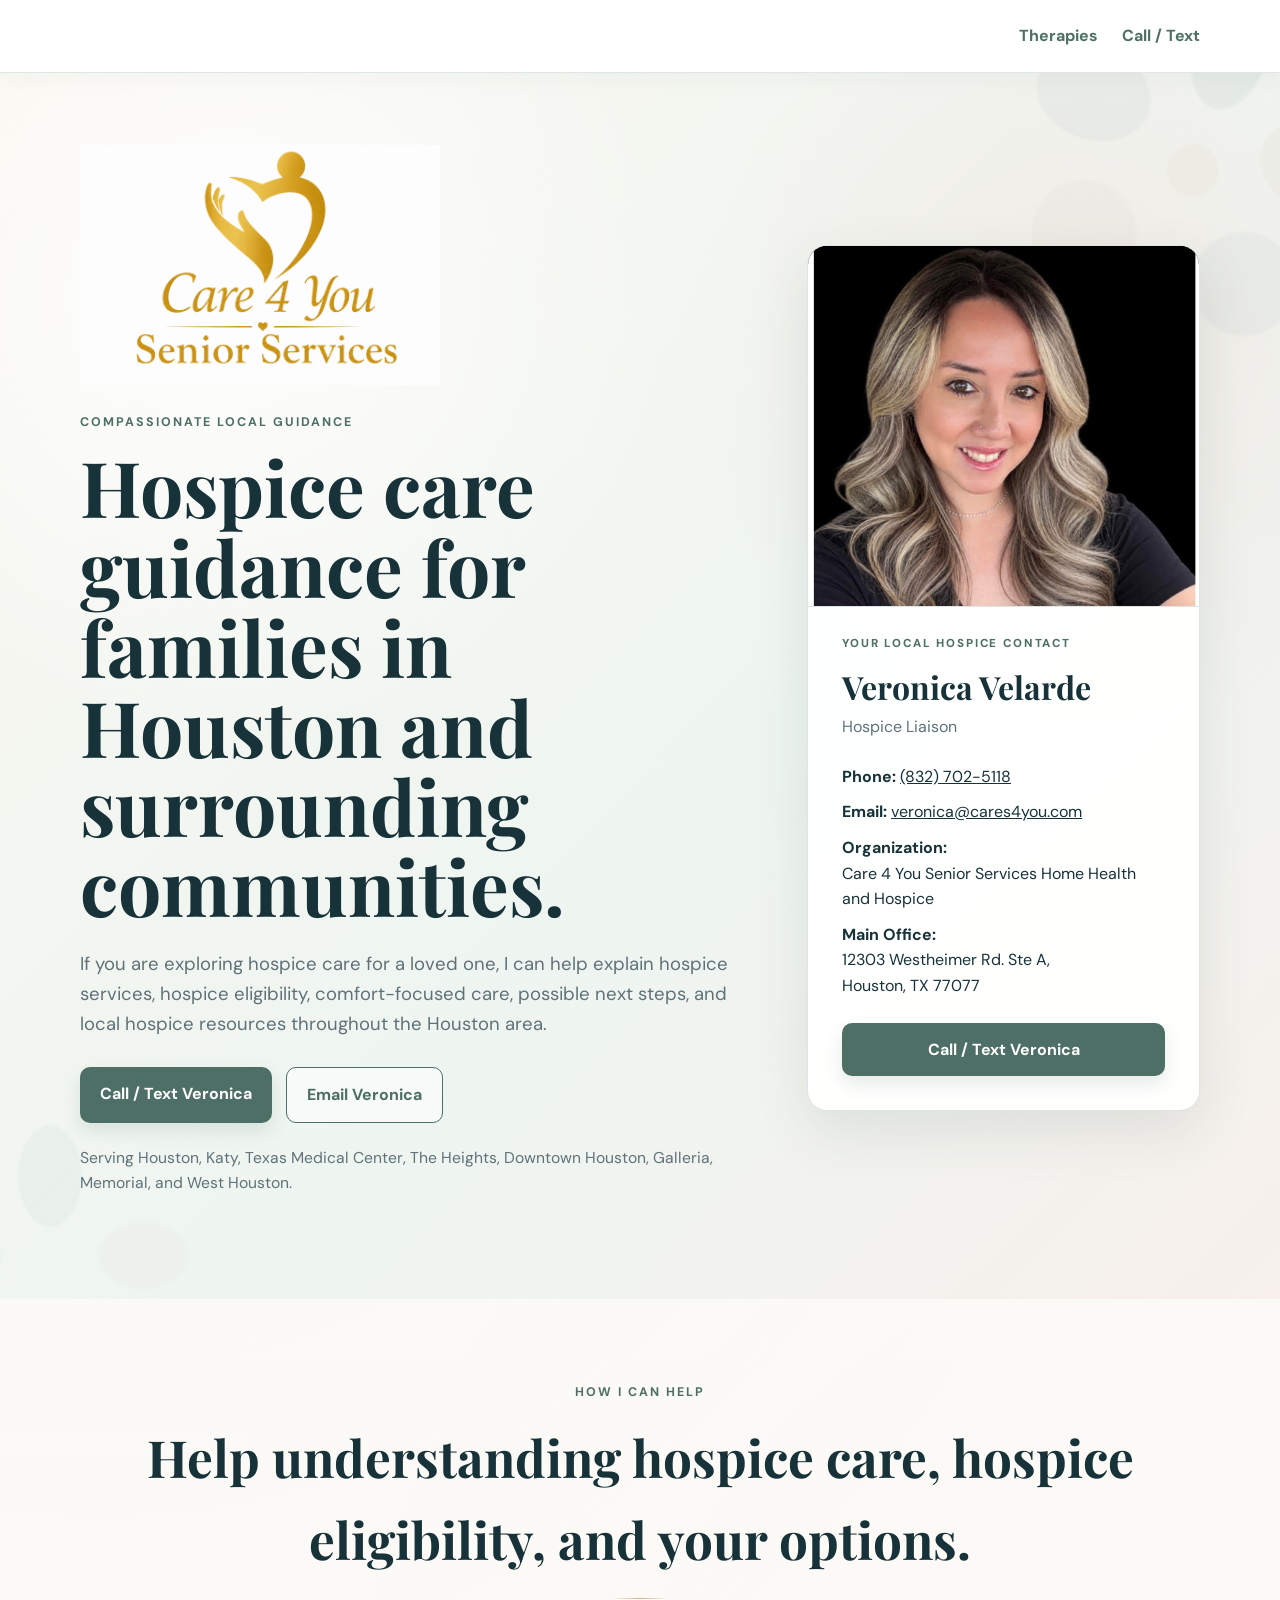
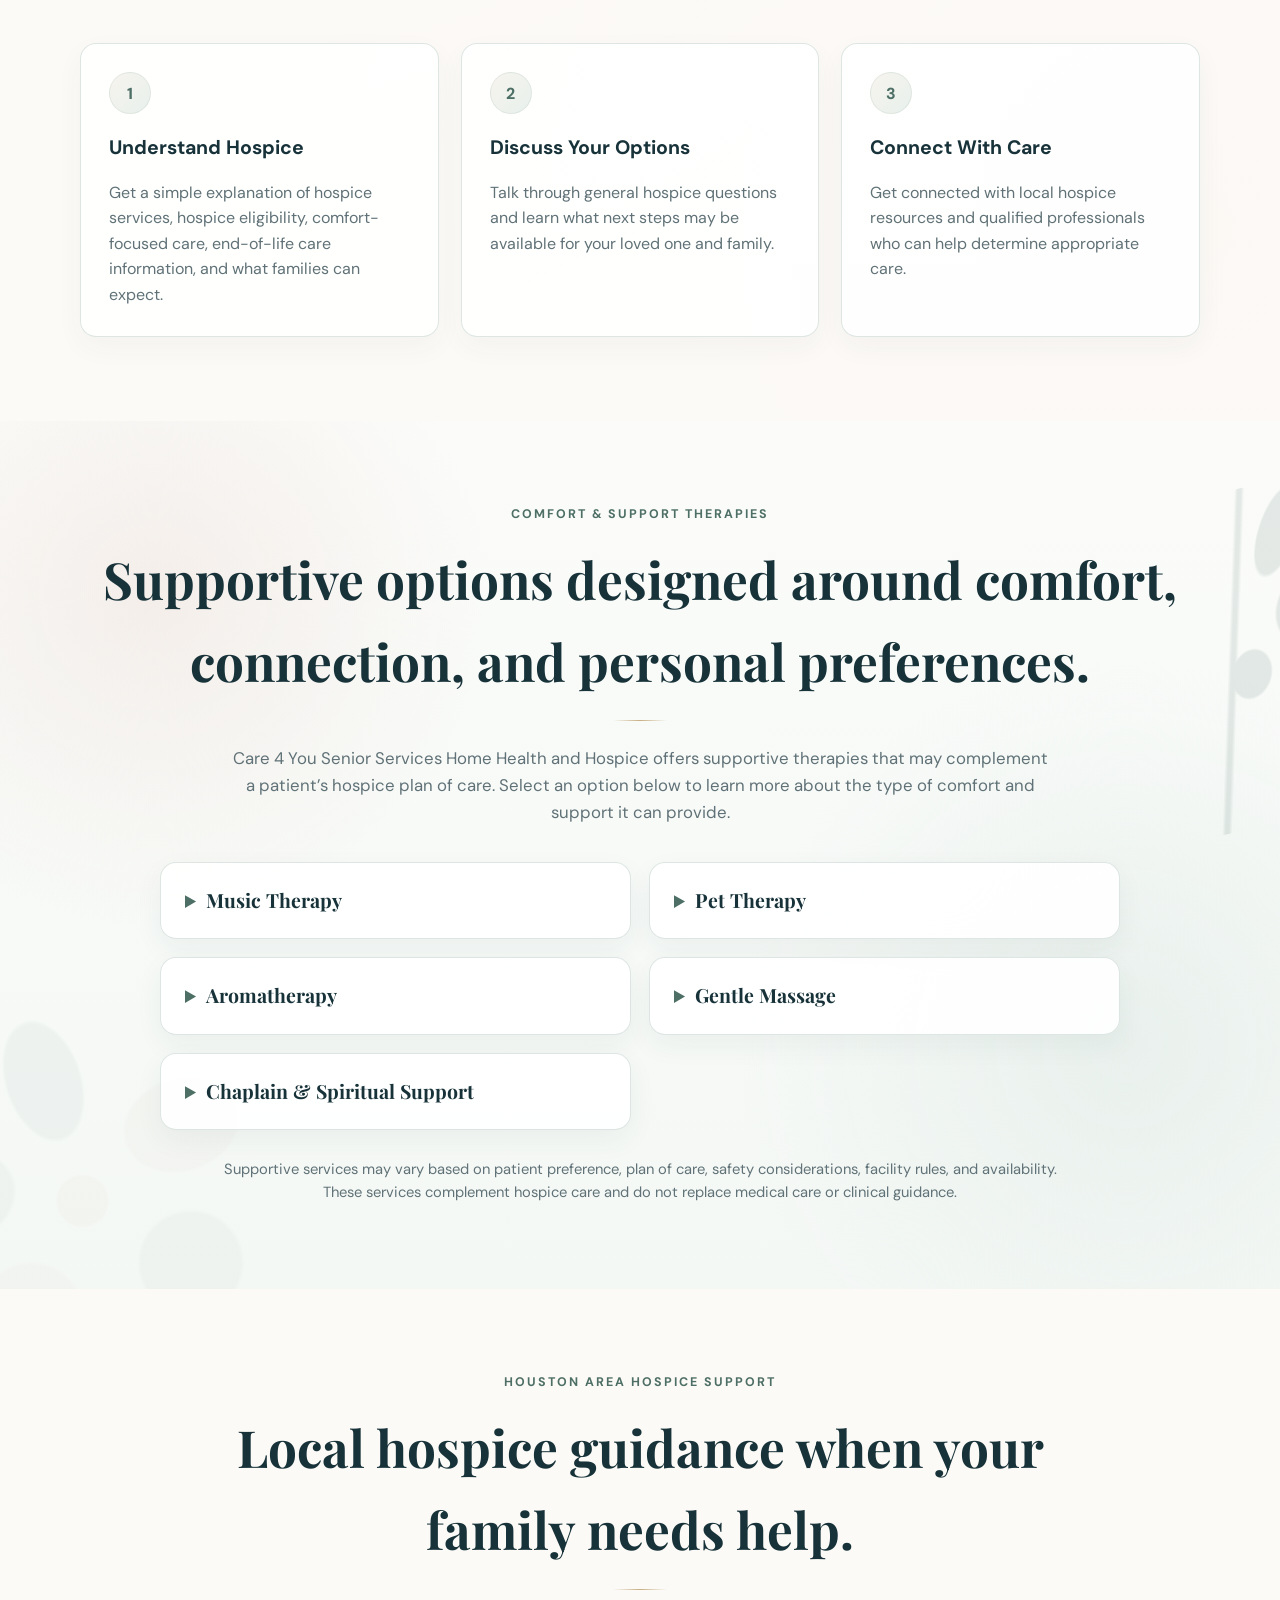
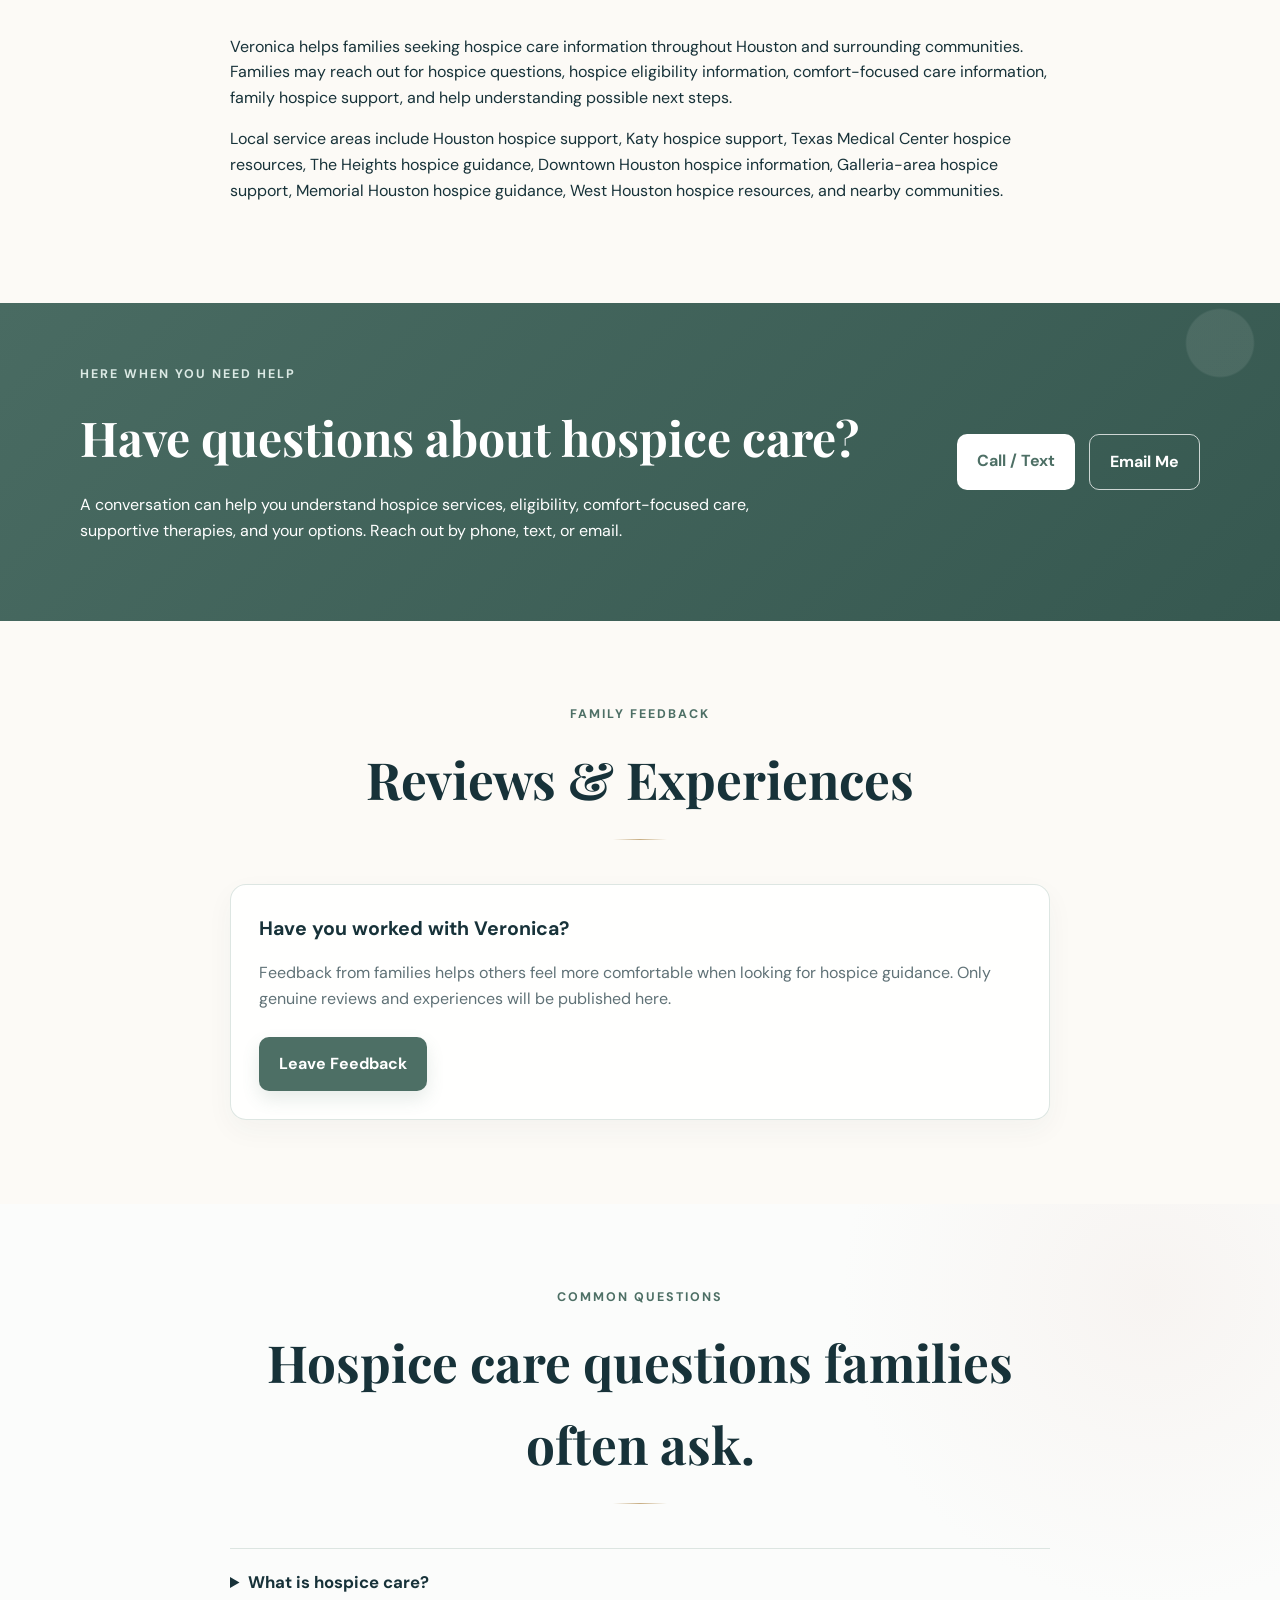
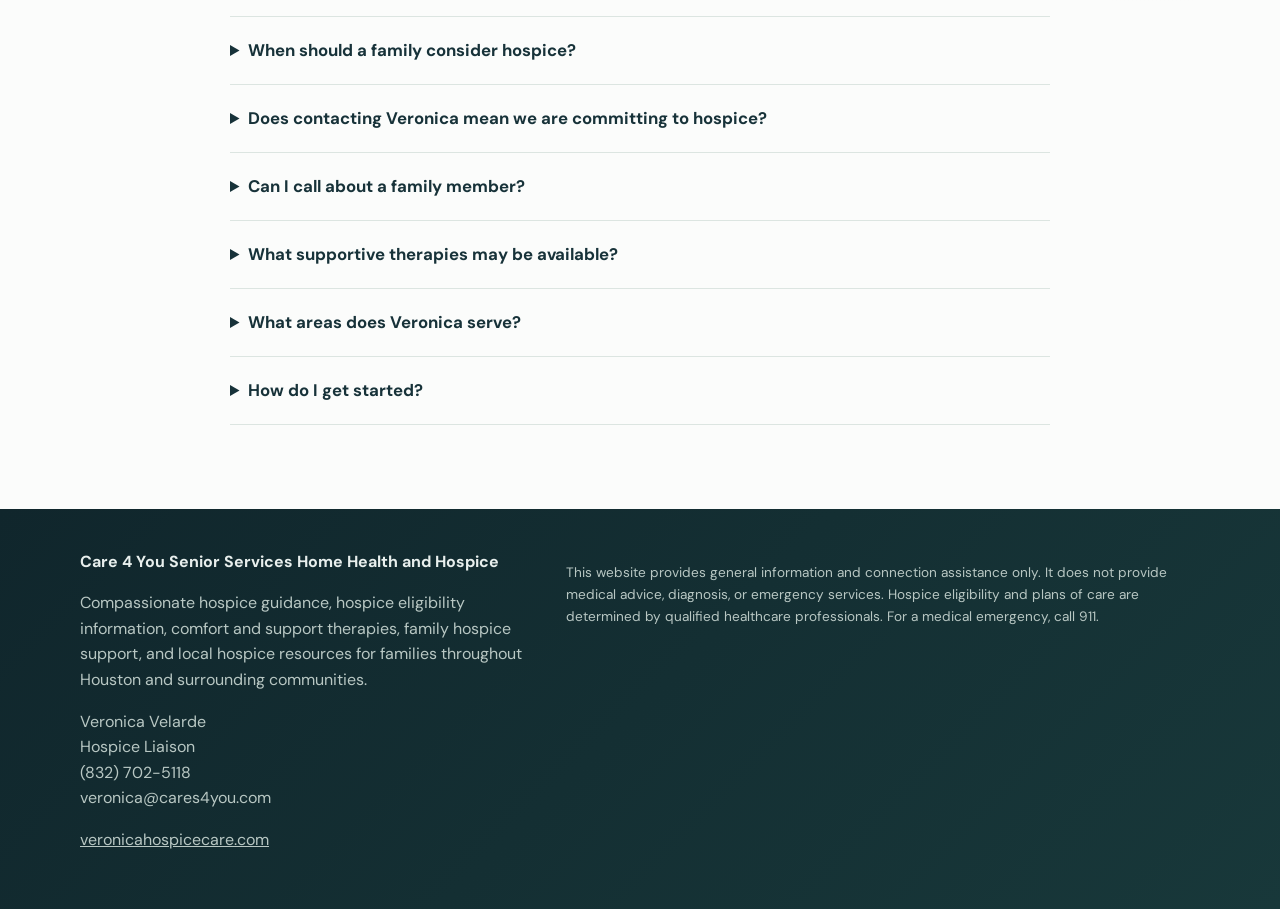
<file: index.html>
<!DOCTYPE html>
<html lang="en">
<head>

  <!-- Google Analytics -->
  <script async src="https://www.googletagmanager.com/gtag/js?id=G-F13SNYZXZ0"></script>
  <script>
    window.dataLayer = window.dataLayer || [];
    function gtag(){dataLayer.push(arguments);}
    gtag('js', new Date());
    gtag('config', 'G-F13SNYZXZ0');
  </script>

  <meta charset="UTF-8" />
  <meta name="viewport" content="width=device-width, initial-scale=1.0" />

  <title>Hospice Care Help in Houston & Katy | Veronica Velarde</title>

  <meta
    name="description"
    content="Contact Veronica Velarde, Hospice Liaison with Care 4 You Senior Services Home Health and Hospice. Helping families understand hospice care options, hospice eligibility, comfort-focused care, supportive therapies, spiritual support, and local hospice resources in Houston and Katy."
  />

  <meta
    name="keywords"
    content="hospice care Houston, hospice care Katy, Houston hospice, Katy hospice, hospice liaison Houston, hospice liaison Katy, hospice help Houston, hospice information Houston, hospice eligibility, hospice services, comfort-focused care, end-of-life care information, family hospice support, local hospice resources, hospice music therapy, hospice pet therapy, hospice aromatherapy, hospice gentle massage, hospice chaplain services, hospice spiritual support, Texas Medical Center hospice, The Heights hospice, Downtown Houston hospice, Galleria hospice, Memorial Houston hospice, West Houston hospice, Care 4 You Senior Services, Care 4 You Home Health and Hospice, Veronica Velarde hospice liaison"
  />

  <meta name="robots" content="index, follow" />

  <link
    rel="canonical"
    href="https://veronicahospicecare.com/"
  />

  <meta
    property="og:title"
    content="Hospice Care Help in Houston & Katy | Veronica Velarde"
  />

  <meta
    property="og:description"
    content="Compassionate hospice care guidance, hospice eligibility information, comfort and support therapies, and local hospice resources for families throughout Houston and Katy."
  />

  <meta
    property="og:url"
    content="https://veronicahospicecare.com/"
  />

  <meta property="og:type" content="website" />

  <link rel="preconnect" href="https://fonts.googleapis.com">
  <link rel="preconnect" href="https://fonts.gstatic.com" crossorigin>

  <link
    href="https://fonts.googleapis.com/css2?family=DM+Sans:wght@400;500;600;700&family=Playfair+Display:wght@600;700&display=swap"
    rel="stylesheet"
  />

  <link rel="stylesheet" href="styles.css" />

  <!-- Search Engine Structured Data -->
  <script type="application/ld+json">
  {
    "@context": "https://schema.org",
    "@graph": [
      {
        "@type": "WebPage",
        "name": "Hospice Care Help in Houston & Katy | Veronica Velarde",
        "url": "https://veronicahospicecare.com/",
        "description": "Local hospice care guidance, hospice eligibility information, comfort-focused care information, supportive therapies, spiritual support, and hospice resources for families in Houston, Katy, Texas Medical Center, The Heights, Downtown Houston, Galleria, Memorial, West Houston and nearby communities.",
        "keywords": [
          "hospice care Houston",
          "hospice care Katy",
          "Houston hospice",
          "Katy hospice",
          "hospice liaison Houston",
          "hospice eligibility",
          "hospice services",
          "comfort-focused care",
          "hospice music therapy",
          "hospice pet therapy",
          "hospice aromatherapy",
          "hospice gentle massage",
          "hospice chaplain services",
          "hospice spiritual support",
          "family hospice support",
          "local hospice resources",
          "Texas Medical Center hospice",
          "The Heights hospice",
          "Downtown Houston hospice",
          "Galleria hospice",
          "Memorial Houston hospice",
          "West Houston hospice"
        ]
      },
      {
        "@type": "Person",
        "name": "Veronica Velarde",
        "jobTitle": "Hospice Liaison",
        "url": "https://veronicahospicecare.com/",
        "telephone": "+1-832-702-5118",
        "email": "veronica@cares4you.com",
        "knowsAbout": [
          "Hospice care",
          "Hospice eligibility",
          "Hospice services",
          "Comfort-focused care",
          "Music therapy in hospice",
          "Pet therapy in hospice",
          "Aromatherapy in hospice",
          "Gentle comfort massage",
          "Chaplain and spiritual support",
          "End-of-life care information",
          "Family hospice support",
          "Local hospice resources"
        ],
        "worksFor": {
          "@type": "Organization",
          "name": "Care 4 You Senior Services Home Health and Hospice"
        },
        "areaServed": [
          "Houston, Texas",
          "Katy, Texas",
          "Texas Medical Center",
          "The Heights, Houston",
          "Downtown Houston",
          "Galleria, Houston",
          "Memorial, Houston",
          "West Houston"
        ]
      },
      {
        "@type": "MedicalBusiness",
        "name": "Care 4 You Senior Services Home Health and Hospice",
        "url": "https://veronicahospicecare.com/",
        "telephone": "+1-832-702-5118",
        "email": "veronica@cares4you.com",
        "description": "Hospice care guidance and connection assistance for families seeking hospice information, eligibility guidance, comfort-focused care, supportive therapies, spiritual support, and local hospice resources in the Houston area.",
        "serviceType": [
          "Hospice care guidance",
          "Hospice information",
          "Hospice eligibility guidance",
          "Family hospice support",
          "Music therapy",
          "Pet therapy",
          "Aromatherapy",
          "Gentle comfort massage",
          "Chaplain and spiritual support",
          "Local hospice resource connection"
        ],
        "address": {
          "@type": "PostalAddress",
          "streetAddress": "12303 Westheimer Rd. Ste A",
          "addressLocality": "Houston",
          "addressRegion": "TX",
          "postalCode": "77077",
          "addressCountry": "US"
        },
        "areaServed": [
          "Houston",
          "Katy",
          "Texas Medical Center",
          "The Heights",
          "Downtown Houston",
          "Galleria",
          "Memorial",
          "West Houston"
        ]
      }
    ]
  }
  </script>

</head>

<body>

  <header class="topbar">
    <div class="container nav">
      <div class="brand"></div>

      <div class="nav-links">
        <a class="nav-link" href="#therapies">Therapies</a>
        <a
          class="nav-call"
          href="tel:+18327025118"
          onclick="gtag('event','phone_click',{'event_category':'contact'});"
        >
          Call / Text
        </a>
      </div>
    </div>
  </header>

  <main>

    <!-- HERO -->
    <section class="hero">
      <div class="container hero-grid">

        <div>

          <img
            class="hero-logo"
            src="ChatGPT%20Image%20Sep%201%2C%202026%2C%2009_14_58%20PM.png"
            alt="Care 4 You Senior Services Home Health and Hospice"
          >

          <p class="eyebrow">COMPASSIONATE LOCAL GUIDANCE</p>

          <h1>
            Hospice care guidance for families in Houston and surrounding communities.
          </h1>

          <p class="hero-copy">
            If you are exploring hospice care for a loved one, I can help explain
            hospice services, hospice eligibility, comfort-focused care, possible
            next steps, and local hospice resources throughout the Houston area.
          </p>

          <div class="hero-actions">

            <a
              class="btn btn-primary"
              href="tel:+18327025118"
              onclick="gtag('event','phone_click',{'event_category':'contact','event_label':'hero'});"
            >
              Call / Text Veronica
            </a>

            <a
              class="btn btn-secondary"
              href="mailto:veronica@cares4you.com"
              onclick="gtag('event','email_click',{'event_category':'contact','event_label':'hero'});"
            >
              Email Veronica
            </a>

          </div>

          <p class="service-area">
            Serving Houston, Katy, Texas Medical Center, The Heights,
            Downtown Houston, Galleria, Memorial, and West Houston.
          </p>

        </div>


        <!-- CONTACT CARD -->
        <div class="contact-card profile-card">

          <div class="photo-wrap">
            <img
              class="profile-photo"
              src="veronica-velarde.png"
              alt="Veronica Velarde, Hospice Liaison serving Houston and Katy Texas"
            />
          </div>

          <div class="profile-content">

            <p class="small-label">YOUR LOCAL HOSPICE CONTACT</p>

            <h2>Veronica Velarde</h2>

            <p class="role">
              Hospice Liaison
            </p>

            <div class="contact-lines">

              <p>
                <strong>Phone:</strong>
                <a
                  href="tel:+18327025118"
                  onclick="gtag('event','phone_click',{'event_category':'contact','event_label':'contact_card'});"
                >
                  (832) 702-5118
                </a>
              </p>

              <p>
                <strong>Email:</strong>
                <a
                  href="mailto:veronica@cares4you.com"
                  onclick="gtag('event','email_click',{'event_category':'contact','event_label':'contact_card'});"
                >
                  veronica@cares4you.com
                </a>
              </p>

              <p>
                <strong>Organization:</strong><br>
                Care 4 You Senior Services Home Health and Hospice
              </p>

              <p>
                <strong>Main Office:</strong><br>
                12303 Westheimer Rd. Ste A,<br>
                Houston, TX 77077
              </p>

            </div>

            <a
              class="btn btn-primary full"
              href="tel:+18327025118"
              onclick="gtag('event','phone_click',{'event_category':'contact','event_label':'profile_button'});"
            >
              Call / Text Veronica
            </a>

          </div>

        </div>

      </div>
    </section>


    <!-- SERVICES -->
    <section class="section">

      <div class="container">

        <p class="eyebrow center">HOW I CAN HELP</p>

        <h2 class="section-title">
          Help understanding hospice care, hospice eligibility, and your options.
        </h2>

        <div class="cards">

          <article class="info-card">

            <div class="icon">1</div>

            <h3>Understand Hospice</h3>

            <p>
              Get a simple explanation of hospice services, hospice eligibility,
              comfort-focused care, end-of-life care information, and what families can expect.
            </p>

          </article>


          <article class="info-card">

            <div class="icon">2</div>

            <h3>Discuss Your Options</h3>

            <p>
              Talk through general hospice questions and learn what next steps may
              be available for your loved one and family.
            </p>

          </article>


          <article class="info-card">

            <div class="icon">3</div>

            <h3>Connect With Care</h3>

            <p>
              Get connected with local hospice resources and qualified professionals
              who can help determine appropriate care.
            </p>

          </article>

        </div>

      </div>
    </section>


    <!-- COMFORT & SUPPORT THERAPIES -->
    <section class="section therapy-section" id="therapies">
      <div class="container">

        <p class="eyebrow center">COMFORT & SUPPORT THERAPIES</p>

        <h2 class="section-title">
          Supportive options designed around comfort, connection, and personal preferences.
        </h2>

        <p class="section-intro">
          Care 4 You Senior Services Home Health and Hospice offers supportive therapies
          that may complement a patient’s hospice plan of care. Select an option below
          to learn more about the type of comfort and support it can provide.
        </p>

        <div class="therapy-grid">

          <details class="therapy-card">
            <summary>Music Therapy</summary>
            <p>
              Music-based support may use familiar songs, listening, singing, or other
              appropriate musical experiences to encourage relaxation, connection,
              expression, and meaningful moments for patients and families.
            </p>
          </details>

          <details class="therapy-card">
            <summary>Pet Therapy</summary>
            <p>
              Animal-assisted visits may offer companionship, gentle interaction, and
              comforting moments for patients who enjoy animals, when appropriate for
              the patient, care setting, and plan of care.
            </p>
          </details>

          <details class="therapy-card">
            <summary>Aromatherapy</summary>
            <p>
              When appropriate, approved gentle scents may be used to help create a
              calm and comforting environment. Aromatherapy is considered only when
              suitable for the patient’s preferences, sensitivities, and care plan.
            </p>
          </details>

          <details class="therapy-card">
            <summary>Gentle Massage</summary>
            <p>
              Light, comfort-focused massage or gentle touch may be offered to promote
              relaxation and comfort when permitted by the patient’s condition, care
              plan, preferences, and care setting.
            </p>
          </details>

          <details class="therapy-card">
            <summary>Chaplain & Spiritual Support</summary>
            <p>
              Chaplain and spiritual support can provide a respectful space for prayer,
              reflection, conversation, emotional support, or faith-based guidance in
              keeping with the patient’s beliefs and wishes, when requested or permitted.
            </p>
          </details>

        </div>

        <p class="therapy-note">
          Supportive services may vary based on patient preference, plan of care,
          safety considerations, facility rules, and availability. These services
          complement hospice care and do not replace medical care or clinical guidance.
        </p>

      </div>
    </section>


    <!-- LOCAL SERVICE AREA -->
    <section class="section faq-section">

      <div class="container narrow">

        <p class="eyebrow center">HOUSTON AREA HOSPICE SUPPORT</p>

        <h2 class="section-title">
          Local hospice guidance when your family needs help.
        </h2>

        <p>
          Veronica helps families seeking hospice care information throughout Houston
          and surrounding communities. Families may reach out for hospice questions,
          hospice eligibility information, comfort-focused care information, family
          hospice support, and help understanding possible next steps.
        </p>

        <p>
          Local service areas include Houston hospice support, Katy hospice support,
          Texas Medical Center hospice resources, The Heights hospice guidance,
          Downtown Houston hospice information, Galleria-area hospice support,
          Memorial Houston hospice guidance, West Houston hospice resources, and
          nearby communities.
        </p>

      </div>

    </section>


    <!-- CALL TO ACTION -->
    <section class="cta">

      <div class="container cta-inner">

        <div>

          <p class="eyebrow light">HERE WHEN YOU NEED HELP</p>

          <h2>
            Have questions about hospice care?
          </h2>

          <p>
            A conversation can help you understand hospice services, eligibility,
            comfort-focused care, supportive therapies, and your options. Reach out
            by phone, text, or email.
          </p>

        </div>


        <div class="cta-actions">

          <a
            class="btn btn-light"
            href="tel:+18327025118"
            onclick="gtag('event','phone_click',{'event_category':'contact','event_label':'cta'});"
          >
            Call / Text
          </a>

          <a
            class="btn btn-outline-light"
            href="mailto:veronica@cares4you.com"
            onclick="gtag('event','email_click',{'event_category':'contact','event_label':'cta'});"
          >
            Email Me
          </a>

        </div>

      </div>

    </section>


    <!-- REVIEWS -->
    <section class="section">

      <div class="container narrow">

        <p class="eyebrow center">FAMILY FEEDBACK</p>

        <h2 class="section-title">
          Reviews & Experiences
        </h2>

        <div class="info-card">

          <h3>Have you worked with Veronica?</h3>

          <p>
            Feedback from families helps others feel more comfortable
            when looking for hospice guidance. Only genuine reviews
            and experiences will be published here.
          </p>

          <br>

          <a
            class="btn btn-primary"
            href="mailto:veronica@cares4you.com?subject=Website%20Review%20or%20Feedback"
            onclick="gtag('event','review_click',{'event_category':'engagement'});"
          >
            Leave Feedback
          </a>

        </div>

      </div>

    </section>


    <!-- FAQ -->
    <section class="section faq-section">

      <div class="container narrow">

        <p class="eyebrow center">COMMON QUESTIONS</p>

        <h2 class="section-title">
          Hospice care questions families often ask.
        </h2>


        <details>

          <summary>
            What is hospice care?
          </summary>

          <p>
            Hospice focuses on comfort, quality of life, and support for people
            with serious illness and their families.
          </p>

        </details>


        <details>

          <summary>
            When should a family consider hospice?
          </summary>

          <p>
            Families often begin asking about hospice when a serious illness
            is progressing and the focus of care may be shifting toward
            comfort and quality of life. A qualified hospice team determines
            hospice eligibility.
          </p>

        </details>


        <details>

          <summary>
            Does contacting Veronica mean we are committing to hospice?
          </summary>

          <p>
            No. Reaching out is simply a way to ask hospice questions and understand
            available options. A qualified hospice team determines eligibility
            and develops any plan of care.
          </p>

        </details>


        <details>

          <summary>
            Can I call about a family member?
          </summary>

          <p>
            Yes. You can reach out with general hospice questions. Please avoid sending
            sensitive medical information through regular email or text unless
            you have been directed to a secure method.
          </p>

        </details>


        <details>

          <summary>
            What supportive therapies may be available?
          </summary>

          <p>
            Depending on the patient’s preferences, plan of care, safety considerations,
            facility rules, and availability, supportive options may include music therapy,
            pet therapy, aromatherapy, gentle massage, and chaplain or spiritual support.
          </p>

        </details>


        <details>

          <summary>
            What areas does Veronica serve?
          </summary>

          <p>
            Veronica works with families throughout Houston, Katy,
            Texas Medical Center, The Heights, Downtown Houston,
            Galleria, Memorial, West Houston, and surrounding areas.
          </p>

        </details>


        <details>

          <summary>
            How do I get started?
          </summary>

          <p>
            Call or text Veronica at (832) 702-5118 or email
            veronica@cares4you.com to ask general hospice questions and learn
            about possible next steps and local hospice resources.
          </p>

        </details>

      </div>

    </section>

  </main>


  <!-- FOOTER -->
  <footer>

    <div class="container footer-inner">

      <div>

        <strong>
          Care 4 You Senior Services Home Health and Hospice
        </strong>

        <p>
          Compassionate hospice guidance, hospice eligibility information,
          comfort and support therapies, family hospice support, and local
          hospice resources for families throughout Houston and surrounding communities.
        </p>

        <p>
          Veronica Velarde<br>
          Hospice Liaison<br>
          (832) 702-5118<br>
          veronica@cares4you.com
        </p>

        <p>
          <a href="https://veronicahospicecare.com/">
            veronicahospicecare.com
          </a>
        </p>

      </div>


      <p class="disclaimer">

        This website provides general information and connection assistance
        only. It does not provide medical advice, diagnosis, or emergency
        services. Hospice eligibility and plans of care are determined by
        qualified healthcare professionals. For a medical emergency, call 911.

      </p>

    </div>

  </footer>

</body>
</html>
</file>
<file: styles.css>
* {
  box-sizing: border-box;
}

html {
  scroll-behavior: smooth;
}

:root {
  --ink: #173239;
  --muted: #607277;
  --cream: #f7f4ee;
  --ivory: #fcfaf6;
  --sage: #6f8f83;
  --sage-dark: #4d6f65;
  --sage-soft: #e8f0ec;
  --blush: #f1e7e2;
  --champagne: #c8ae83;
  --white: #ffffff;
  --line: #dce5e1;
}

body {
  margin: 0;
  font-family: "DM Sans", Arial, sans-serif;
  color: var(--ink);
  background:
    radial-gradient(circle at 8% 14%, rgba(111, 143, 131, .055), transparent 24%),
    radial-gradient(circle at 92% 32%, rgba(199, 174, 150, .06), transparent 22%),
    linear-gradient(180deg, #fff 0%, var(--ivory) 100%);
  line-height: 1.6;
}

a {
  color: inherit;
}

.container {
  width: min(1120px, calc(100% - 40px));
  margin: 0 auto;
}

.narrow {
  max-width: 820px;
}

.topbar {
  background: rgba(255, 255, 255, .92);
  backdrop-filter: blur(10px);
  border-bottom: 1px solid rgba(220, 229, 225, .9);
  position: sticky;
  top: 0;
  z-index: 10;
  box-shadow: 0 6px 24px rgba(23, 50, 57, .035);
}

.nav {
  min-height: 72px;
  display: flex;
  align-items: center;
  justify-content: space-between;
}

.brand {
  min-width: 1px;
}

.nav-links {
  display: flex;
  align-items: center;
  gap: 24px;
}

.nav-link,
.nav-call {
  text-decoration: none;
  font-weight: 700;
  color: var(--sage-dark);
}

.nav-link:hover,
.nav-call:hover {
  text-decoration: underline;
  text-underline-offset: 4px;
}

.hero {
  position: relative;
  overflow: hidden;
  background:
    radial-gradient(circle at 18% 18%, rgba(255,255,255,.88), transparent 31%),
    radial-gradient(circle at 85% 22%, rgba(241,231,226,.72), transparent 28%),
    linear-gradient(135deg, #faf7f0 0%, #eef5f1 58%, #f7f0ec 100%);
  padding: 72px 0 88px;
}

/* Subtle botanical forms: decorative only, intentionally low contrast. */
.hero::before,
.therapy-section::before {
  content: "";
  position: absolute;
  width: 420px;
  height: 420px;
  border-radius: 50%;
  pointer-events: none;
  opacity: .46;
  background:
    radial-gradient(ellipse at 50% 18%, rgba(111,143,131,.18) 0 12%, transparent 13%),
    radial-gradient(ellipse at 78% 38%, rgba(196,168,153,.16) 0 12%, transparent 13%),
    radial-gradient(ellipse at 70% 70%, rgba(111,143,131,.13) 0 12%, transparent 13%),
    radial-gradient(ellipse at 30% 70%, rgba(196,168,153,.14) 0 12%, transparent 13%),
    radial-gradient(ellipse at 22% 38%, rgba(111,143,131,.16) 0 12%, transparent 13%),
    radial-gradient(circle at 50% 48%, rgba(200,174,131,.16) 0 8%, transparent 9%);
}

.hero::before {
  right: -120px;
  top: -105px;
  transform: rotate(18deg);
}

.hero::after {
  content: "";
  position: absolute;
  left: -130px;
  bottom: -165px;
  width: 360px;
  height: 360px;
  border-radius: 50%;
  pointer-events: none;
  opacity: .34;
  background:
    radial-gradient(ellipse at 50% 20%, rgba(111,143,131,.15) 0 12%, transparent 13%),
    radial-gradient(ellipse at 76% 42%, rgba(196,168,153,.13) 0 11%, transparent 12%),
    radial-gradient(ellipse at 66% 70%, rgba(111,143,131,.12) 0 11%, transparent 12%),
    radial-gradient(ellipse at 34% 70%, rgba(196,168,153,.12) 0 11%, transparent 12%),
    radial-gradient(ellipse at 24% 42%, rgba(111,143,131,.14) 0 11%, transparent 12%);
}

.hero-grid {
  position: relative;
  z-index: 1;
  display: grid;
  grid-template-columns: 1.35fr .8fr;
  gap: 64px;
  align-items: center;
}

/* Large Care 4 You logo above the hero heading */
.hero-logo {
  display: block;
  width: 360px;
  max-width: 100%;
  height: auto;
  object-fit: contain;
  margin: 0 0 28px 0;
}

.eyebrow {
  font-size: .78rem;
  letter-spacing: .16em;
  font-weight: 700;
  color: var(--sage-dark);
  margin: 0 0 14px;
}

.eyebrow.center {
  text-align: center;
}

.eyebrow.light {
  color: #dbe9e4;
}

h1,
h2,
h3 {
  margin-top: 0;
}

h1,
h2 {
  font-family: "Playfair Display", Georgia, serif;
}

h1 {
  font-size: clamp(2.6rem, 6vw, 4.8rem);
  line-height: 1.04;
  margin-bottom: 24px;
  max-width: 850px;
}

.hero-copy {
  font-size: 1.16rem;
  color: var(--muted);
  max-width: 720px;
  margin-bottom: 28px;
}

.hero-actions,
.cta-actions {
  display: flex;
  gap: 14px;
  flex-wrap: wrap;
}

.btn {
  display: inline-block;
  text-decoration: none;
  padding: 14px 20px;
  border-radius: 10px;
  font-weight: 700;
  transition: .2s ease;
}

.btn-primary {
  background: var(--sage-dark);
  color: var(--white);
  box-shadow: 0 8px 18px rgba(77, 111, 101, .14);
}

.btn-primary:hover {
  transform: translateY(-1px);
  background: #3f6057;
}

.btn-secondary {
  border: 1px solid var(--sage-dark);
  color: var(--sage-dark);
  background: rgba(255,255,255,.55);
}

.btn.full {
  display: block;
  text-align: center;
}

.service-area {
  margin-top: 22px;
  color: var(--muted);
  font-size: .98rem;
}

.contact-card {
  background: rgba(255, 255, 255, .94);
  border: 1px solid rgba(220, 229, 225, .95);
  padding: 34px;
  border-radius: 20px;
  box-shadow: 0 20px 55px rgba(44, 74, 67, .11);
}

.small-label {
  margin: 0 0 8px;
  font-size: .72rem;
  font-weight: 800;
  letter-spacing: .16em;
  color: var(--sage-dark);
}

.contact-card h2 {
  margin-bottom: 2px;
  font-size: 2rem;
}

.role {
  margin-top: 0;
  color: var(--muted);
}

.contact-lines {
  margin: 24px 0;
}

.contact-lines p {
  margin: 10px 0;
}

.section {
  position: relative;
  padding: 84px 0;
}

.section:nth-of-type(even):not(.therapy-section) {
  background: rgba(252, 250, 246, .72);
}

.section-title {
  font-size: clamp(2rem, 4vw, 3.2rem);
  text-align: center;
  margin-bottom: 44px;
}

.section-title::after {
  content: "";
  display: block;
  width: 54px;
  height: 1px;
  margin: 18px auto 0;
  background: linear-gradient(90deg, transparent, var(--champagne), transparent);
}

.section-intro {
  max-width: 820px;
  margin: -20px auto 36px;
  text-align: center;
  color: var(--muted);
  font-size: 1.05rem;
}

.cards {
  display: grid;
  grid-template-columns: repeat(3, 1fr);
  gap: 22px;
}

.info-card {
  border: 1px solid rgba(220, 229, 225, .95);
  border-radius: 16px;
  padding: 28px;
  background: rgba(255,255,255,.86);
  box-shadow: 0 10px 28px rgba(44,74,67,.045);
  transition: transform .2s ease, box-shadow .2s ease;
}

.info-card:hover {
  transform: translateY(-2px);
  box-shadow: 0 14px 34px rgba(44,74,67,.075);
}

.info-card h3 {
  font-size: 1.22rem;
  margin-bottom: 10px;
}

.info-card p {
  color: var(--muted);
  margin-bottom: 0;
}

.icon {
  width: 42px;
  height: 42px;
  border-radius: 50%;
  display: grid;
  place-items: center;
  background: linear-gradient(135deg, var(--cream), var(--sage-soft));
  color: var(--sage-dark);
  font-weight: 800;
  margin-bottom: 18px;
  border: 1px solid rgba(111,143,131,.12);
}

.therapy-section {
  position: relative;
  overflow: hidden;
  background:
    radial-gradient(circle at 12% 20%, rgba(241,231,226,.64), transparent 25%),
    radial-gradient(circle at 88% 72%, rgba(232,240,236,.92), transparent 30%),
    linear-gradient(180deg, #fbfcfa 0%, #f4f8f5 100%);
  scroll-margin-top: 82px;
}

.therapy-section::before {
  left: -125px;
  bottom: -130px;
  transform: rotate(-18deg);
  opacity: .36;
}

.therapy-section::after {
  content: "";
  position: absolute;
  right: -80px;
  top: 60px;
  width: 250px;
  height: 360px;
  pointer-events: none;
  opacity: .13;
  border-radius: 50%;
  background:
    radial-gradient(ellipse at 50% 12%, var(--sage-dark) 0 10%, transparent 11%),
    radial-gradient(ellipse at 68% 30%, var(--sage-dark) 0 9%, transparent 10%),
    radial-gradient(ellipse at 58% 52%, var(--sage-dark) 0 9%, transparent 10%),
    linear-gradient(74deg, transparent 48%, var(--sage-dark) 49% 50%, transparent 51%);
  transform: rotate(18deg);
}

.therapy-section .container {
  position: relative;
  z-index: 1;
}

.therapy-grid {
  display: grid;
  grid-template-columns: repeat(2, minmax(0, 1fr));
  gap: 18px;
  max-width: 960px;
  margin: 0 auto;
}

.therapy-card {
  border: 1px solid rgba(220,229,225,.95);
  border-radius: 16px;
  padding: 0;
  background: rgba(255,255,255,.91);
  box-shadow: 0 10px 28px rgba(44, 74, 67, .055);
  overflow: hidden;
}

.therapy-card:last-child {
  border-bottom: 1px solid var(--line);
}

.therapy-card summary {
  padding: 22px 24px;
  font-family: "Playfair Display", Georgia, serif;
  font-size: 1.22rem;
  color: var(--ink);
}

.therapy-card summary::marker {
  color: var(--sage-dark);
}

.therapy-card[open] summary {
  border-bottom: 1px solid var(--line);
  background: linear-gradient(90deg, rgba(247,244,238,.75), rgba(232,240,236,.55));
}

.therapy-card p {
  margin: 0;
  padding: 20px 24px 24px;
  color: var(--muted);
}

.therapy-note {
  max-width: 860px;
  margin: 28px auto 0;
  text-align: center;
  color: var(--muted);
  font-size: .92rem;
}

.cta {
  position: relative;
  overflow: hidden;
  background: linear-gradient(135deg, #496b62 0%, #365850 100%);
  color: var(--white);
  padding: 62px 0;
}

.cta::after {
  content: "";
  position: absolute;
  width: 260px;
  height: 260px;
  right: -70px;
  top: -90px;
  border-radius: 50%;
  background: radial-gradient(circle, rgba(255,255,255,.09) 0 18%, transparent 19% 100%);
  pointer-events: none;
}

.cta-inner {
  position: relative;
  z-index: 1;
  display: flex;
  align-items: center;
  justify-content: space-between;
  gap: 36px;
}

.cta h2 {
  font-size: clamp(2rem, 4vw, 3rem);
  margin-bottom: 10px;
}

.cta p {
  max-width: 670px;
}

.btn-light {
  background: var(--white);
  color: var(--sage-dark);
}

.btn-outline-light {
  border: 1px solid rgba(255, 255, 255, .75);
  color: var(--white);
}

.faq-section {
  background:
    radial-gradient(circle at 90% 10%, rgba(241,231,226,.38), transparent 22%),
    #fbfcfb;
}

details {
  border-top: 1px solid var(--line);
  padding: 20px 0;
}

details:last-child {
  border-bottom: 1px solid var(--line);
}

summary {
  cursor: pointer;
  font-weight: 700;
  font-size: 1.05rem;
}

details p {
  color: var(--muted);
  margin: 12px 0 0;
}

footer {
  background: linear-gradient(135deg, #10262c 0%, #18383a 100%);
  color: #e8efed;
  padding: 40px 0;
}

.footer-inner {
  display: grid;
  grid-template-columns: 1fr 1.4fr;
  gap: 34px;
  align-items: start;
}

.footer-inner p {
  color: #b8c7c3;
}

.disclaimer {
  font-size: .85rem;
}

/* Veronica profile card */
.profile-card {
  padding: 0;
  overflow: hidden;
}

.photo-wrap {
  width: 100%;
  background: #111;
  border-bottom: 1px solid var(--line);
}

.profile-photo {
  width: 100%;
  height: 360px;
  display: block;
  object-fit: cover;
  object-position: center 18%;
}

.profile-content {
  padding: 28px 34px 34px;
}

@media (max-width: 820px) {
  .hero {
    padding: 54px 0 64px;
  }

  .hero-grid,
  .cards,
  .therapy-grid,
  .footer-inner {
    grid-template-columns: 1fr;
  }

  .hero-grid {
    gap: 34px;
  }

  .hero-logo {
    width: 300px;
  }

  .cta-inner {
    display: block;
  }

  .cta-actions {
    margin-top: 24px;
  }

  .profile-photo {
    height: 460px;
    object-position: center 15%;
  }

  .hero::before {
    width: 310px;
    height: 310px;
    right: -120px;
  }
}

@media (max-width: 520px) {
  .container {
    width: min(100% - 28px, 1120px);
  }

  .nav-links {
    gap: 16px;
  }

  .nav-link,
  .nav-call {
    font-size: .92rem;
  }

  h1 {
    font-size: 2.55rem;
  }

  .hero-logo {
    width: 240px;
    margin-bottom: 22px;
  }

  .hero-actions .btn,
  .cta-actions .btn {
    width: 100%;
    text-align: center;
  }

  .contact-card {
    padding: 26px 22px;
  }

  .profile-card {
    padding: 0;
  }

  .profile-photo {
    height: 380px;
  }

  .profile-content {
    padding: 24px 22px 28px;
  }

  .therapy-card summary {
    padding: 18px 20px;
  }

  .therapy-card p {
    padding: 18px 20px 22px;
  }

  .therapy-section::after {
    display: none;
  }
}
</file>
